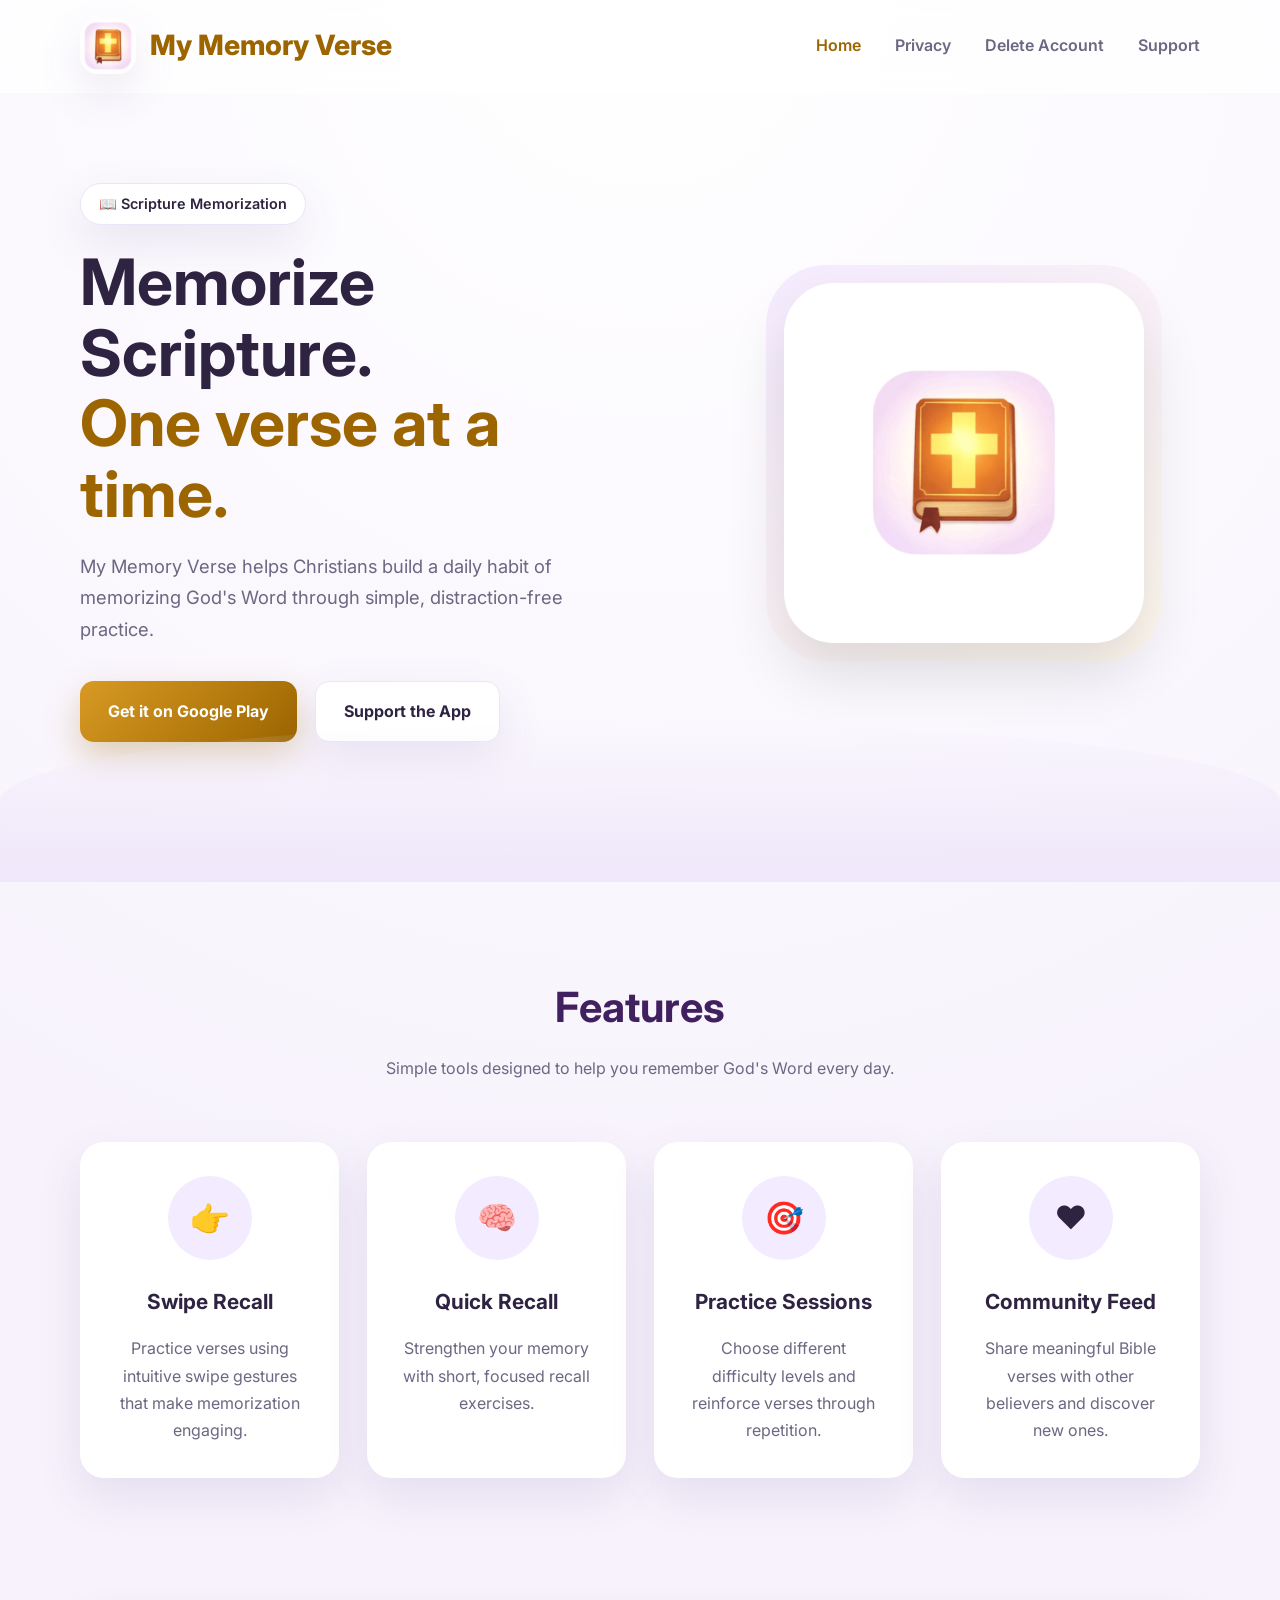
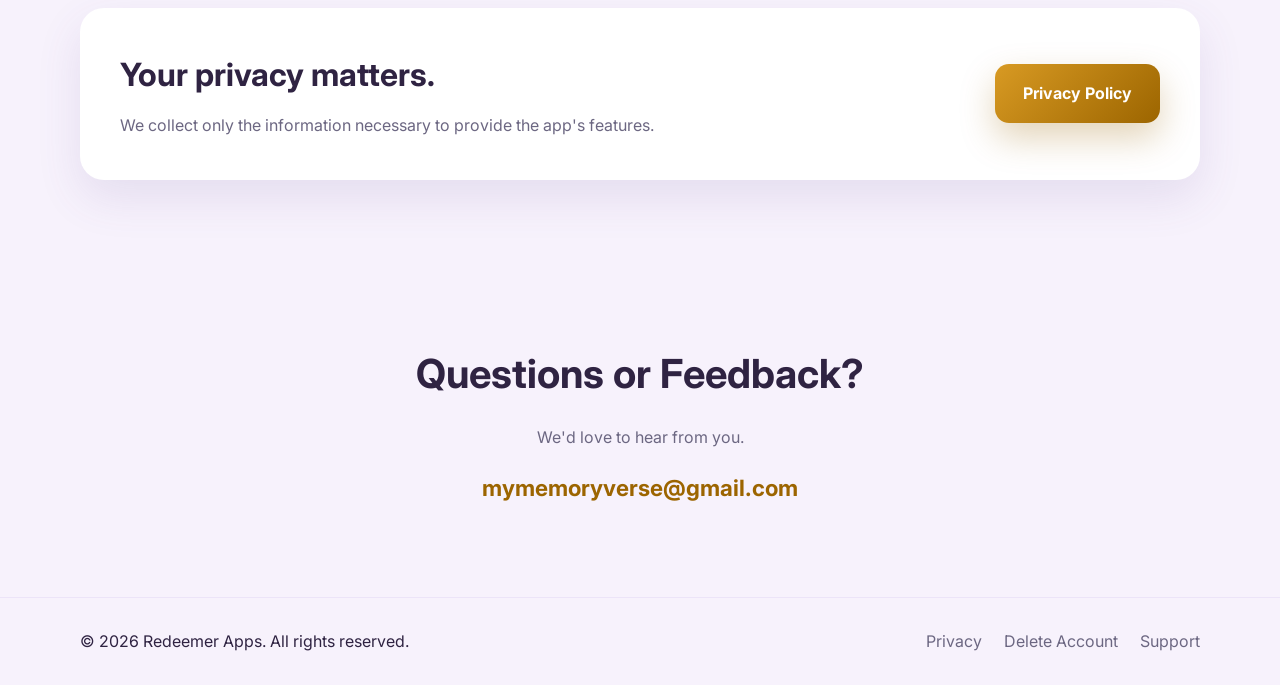
<file: index.html>
<!DOCTYPE html>
<html lang="en">
<head>
<meta charset="UTF-8">
<meta name="viewport" content="width=device-width, initial-scale=1.0">

<title>My Memory Verse</title>
<meta name="description" content="Memorize Scripture one verse at a time with My Memory Verse. Practice daily through Swipe Recall, Quick Recall, Practice Sessions, and Community Feed.">

<link rel="stylesheet" href="style.css">

<link rel="preconnect" href="https://fonts.googleapis.com">
<link rel="preconnect" href="https://fonts.gstatic.com" crossorigin>

<link href="https://fonts.googleapis.com/css2?family=Inter:wght@400;500;600;700;800&display=swap" rel="stylesheet">
</head>

<body>

<header class="navbar">

<div class="container nav-container">

<a href="index.html" class="logo">

<img src="logo.png" alt="My Memory Verse Logo">

<span>My Memory Verse</span>

</a>

<nav>

<a class="active" href="index.html">Home</a>

<a href="privacy.html">Privacy</a>

<a href="delete-account.html">Delete Account</a>

<a href="support.html">Support</a>

</nav>

</div>

</header>

<section class="hero">

<div class="container hero-grid">

<div class="hero-text">

<span class="badge">
📖 Scripture Memorization
</span>

<h1>

Memorize Scripture.

<span>One verse at a time.</span>

</h1>

<p>

My Memory Verse helps Christians build a daily habit of memorizing God's Word through simple, distraction-free practice.

</p>

<div class="hero-buttons">

<a href="https://play.google.com/store/apps/details?id=com.keynentt.mymemoryverse" class="btn btn-primary">

Get it on Google Play

</a>

<a href="support.html" class="btn btn-secondary">

Support the App

</a>

</div>

</div>

<div class="hero-image">

<div class="phone-card">

<img src="logo.png" alt="App Icon">

</div>

</div>

</div>

<div class="mountains"></div>

</section>

<section class="features">

<div class="container">

<div class="section-title">

<h2>Features</h2>

<p>

Simple tools designed to help you remember God's Word every day.

</p>

</div>

<div class="feature-grid">

<div class="feature-card">

<div class="icon">

👉

</div>

<h3>Swipe Recall</h3>

<p>

Practice verses using intuitive swipe gestures that make memorization engaging.

</p>

</div>

<div class="feature-card">

<div class="icon">

🧠

</div>

<h3>Quick Recall</h3>

<p>

Strengthen your memory with short, focused recall exercises.

</p>

</div>

<div class="feature-card">

<div class="icon">

🎯

</div>

<h3>Practice Sessions</h3>

<p>

Choose different difficulty levels and reinforce verses through repetition.

</p>

</div>

<div class="feature-card">

<div class="icon">

❤️

</div>

<h3>Community Feed</h3>

<p>

Share meaningful Bible verses with other believers and discover new ones.

</p>

</div>

</div>

</div>

</section>

<section class="privacy-banner">

<div class="container banner">

<div>

<h3>Your privacy matters.</h3>

<p>

We collect only the information necessary to provide the app's features.

</p>

</div>

<a href="privacy.html" class="btn btn-primary">

Privacy Policy

</a>

</div>

</section>

<section class="contact">

<div class="container">

<h2>Questions or Feedback?</h2>

<p>

We'd love to hear from you.

</p>

<a class="email" href="mailto:mymemoryverse@gmail.com">

mymemoryverse@gmail.com

</a>

</div>

</section>

<footer>

<div class="container footer">

<p>

© 2026 Redeemer Apps. All rights reserved.

</p>

<div>

<a href="privacy.html">Privacy</a>

<a href="delete-account.html">Delete Account</a>

<a href="support.html">Support</a>

</div>

</div>

</footer>

</body>
</html>
</file>
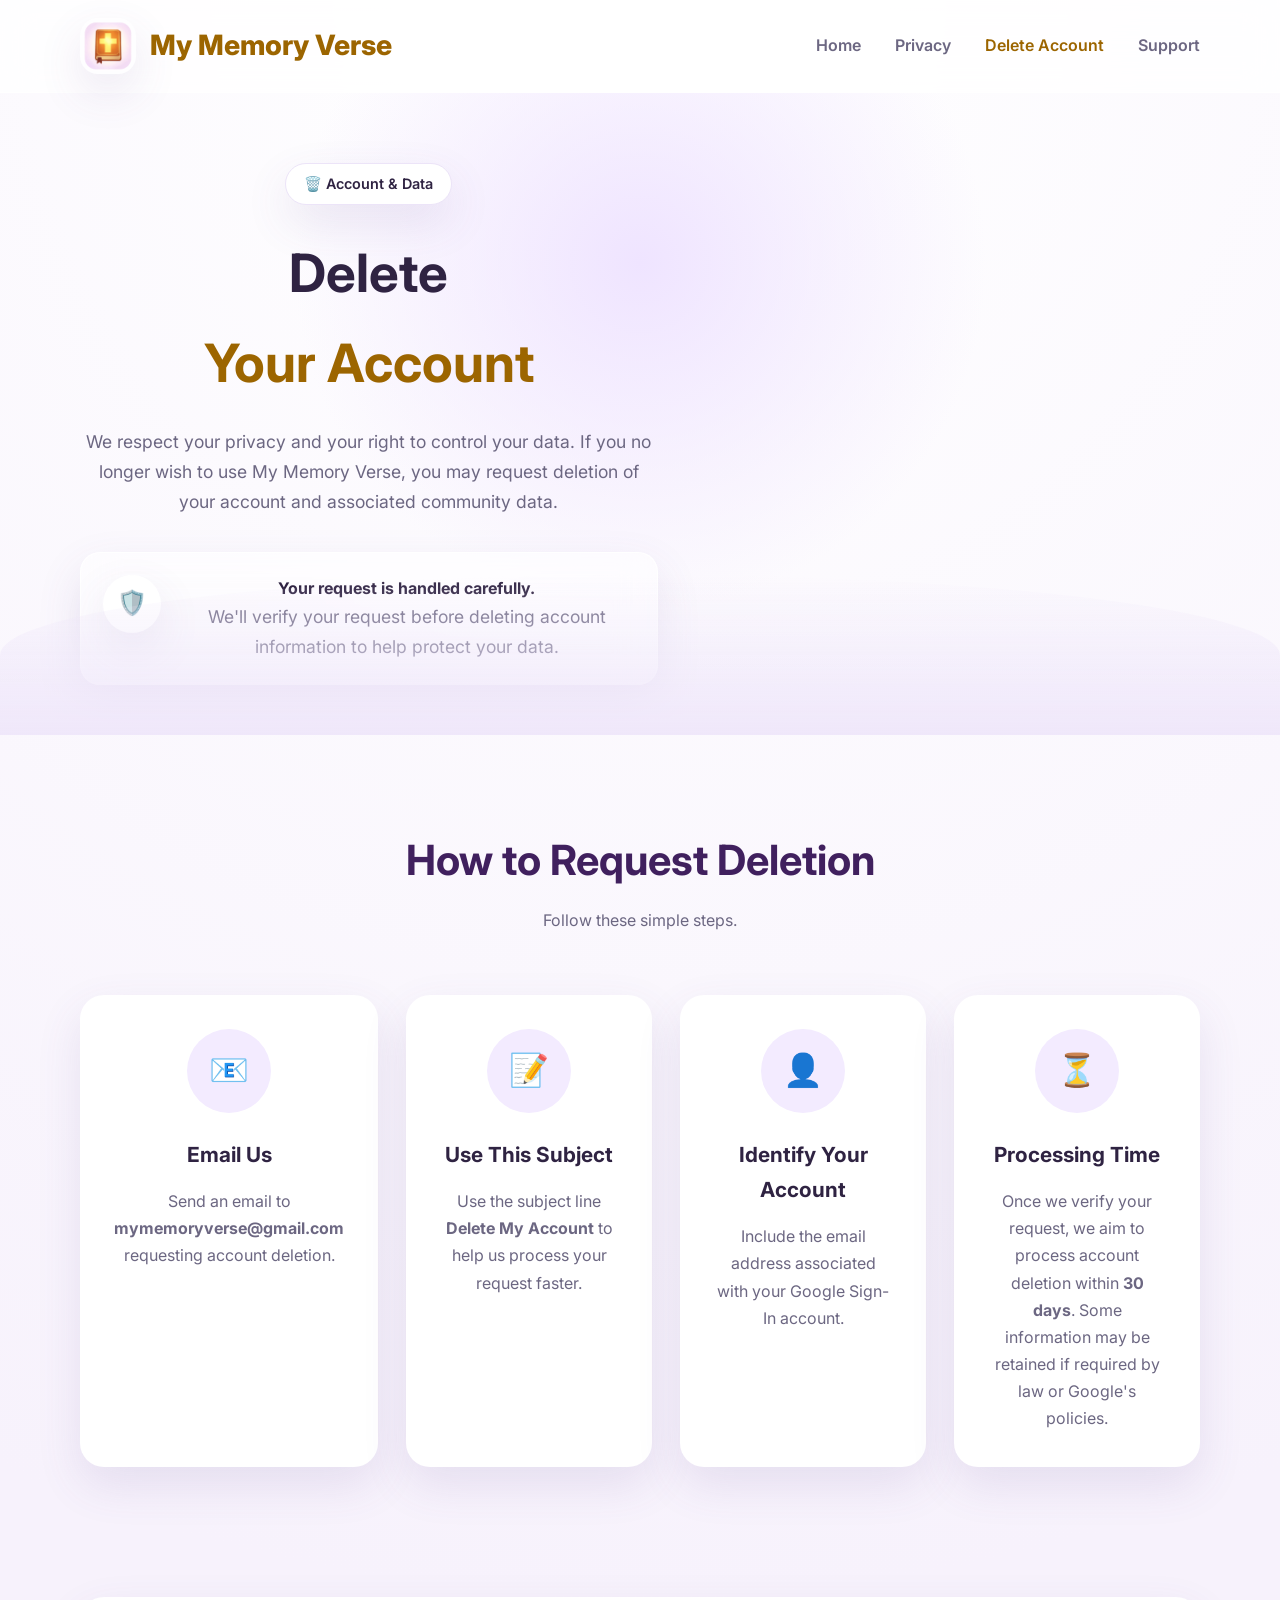
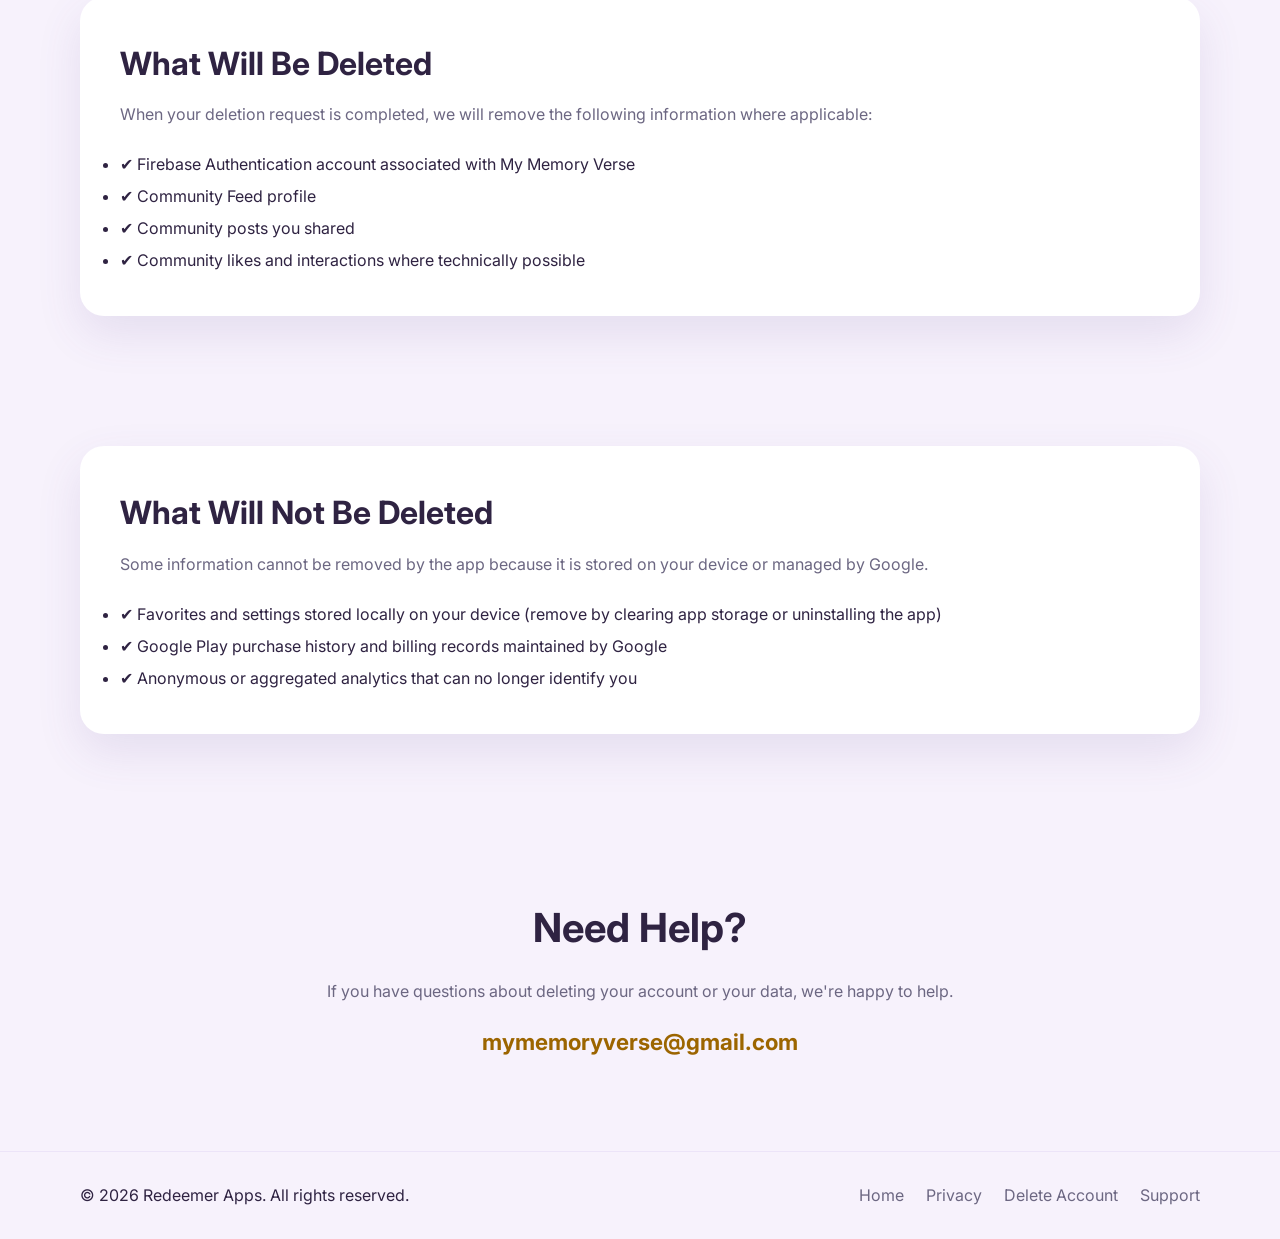
<file: delete-account.html>
<!DOCTYPE html>
<html lang="en">

<head>

<meta charset="UTF-8">

<meta name="viewport" content="width=device-width, initial-scale=1.0">

<title>Delete Account | My Memory Verse</title>

<meta name="description" content="Request deletion of your My Memory Verse account and community data.">

<link rel="stylesheet" href="style.css">

<link rel="preconnect" href="https://fonts.googleapis.com">

<link rel="preconnect" href="https://fonts.gstatic.com" crossorigin>

<link href="https://fonts.googleapis.com/css2?family=Inter:wght@400;500;600;700;800&display=swap" rel="stylesheet">

</head>

<body>

<header class="navbar">

<div class="container nav-container">

<a href="index.html" class="logo">

<img src="logo.png" alt="My Memory Verse Logo">

<span>My Memory Verse</span>

</a>

<nav>

<a href="index.html">Home</a>

<a href="privacy.html">Privacy</a>

<a class="active" href="delete-account.html">Delete Account</a>

<a href="support.html">Support</a>

</nav>

</div>

</header>

<section class="page-hero">

<div class="container hero-grid">

<div class="hero-text">

<span class="badge">

🗑️ Account & Data

</span>

<h1>

Delete

<span>Your Account</span>

</h1>

<p>

We respect your privacy and your right to control your data. If you no longer wish to use My Memory Verse, you may request deletion of your account and associated community data.

</p>

<div class="glass-note">

<div class="glass-icon">

🛡️

</div>

<div>

<strong>Your request is handled carefully.</strong>

<p>

We'll verify your request before deleting account information to help protect your data.

</p>

</div>

</div>

</div>



</div>

<div class="mountains"></div>

</section>

<section class="features">

<div class="container">

<div class="section-title">

<h2>How to Request Deletion</h2>

<p>

Follow these simple steps.

</p>

</div>

<div class="feature-grid">

<div class="feature-card">

<div class="icon">

📧

</div>

<h3>Email Us</h3>

<p>

Send an email to

<strong>mymemoryverse@gmail.com</strong>

requesting account deletion.

</p>

</div>

<div class="feature-card">

<div class="icon">

📝

</div>

<h3>Use This Subject</h3>

<p>

Use the subject line

<strong>Delete My Account</strong>

to help us process your request faster.

</p>

</div>

<div class="feature-card">

<div class="icon">

👤

</div>

<h3>Identify Your Account</h3>

<p>

Include the email address associated with your Google Sign-In account.

</p>

</div>
<div class="feature-card">

<div class="icon">

⏳

</div>

<h3>Processing Time</h3>

<p>

Once we verify your request, we aim to process account deletion within <strong>30 days</strong>. Some information may be retained if required by law or Google's policies.

</p>

</div>

</div>

</div>

</section>

<section class="privacy-banner">

<div class="container">

<div class="banner">

<div>

<h3>What Will Be Deleted</h3>

<p>

When your deletion request is completed, we will remove the following information where applicable:

</p>

<ul style="margin-top:20px;line-height:2;">

<li>✔ Firebase Authentication account associated with My Memory Verse</li>

<li>✔ Community Feed profile</li>

<li>✔ Community posts you shared</li>

<li>✔ Community likes and interactions where technically possible</li>

</ul>

</div>

</div>

</div>

</section>

<section class="privacy-banner">

<div class="container">

<div class="banner">

<div>

<h3>What Will Not Be Deleted</h3>

<p>

Some information cannot be removed by the app because it is stored on your device or managed by Google.

</p>

<ul style="margin-top:20px;line-height:2;">

<li>✔ Favorites and settings stored locally on your device (remove by clearing app storage or uninstalling the app)</li>

<li>✔ Google Play purchase history and billing records maintained by Google</li>

<li>✔ Anonymous or aggregated analytics that can no longer identify you</li>

</ul>

</div>

</div>

</div>

</section>

<section class="contact">

<div class="container">

<h2>Need Help?</h2>

<p>

If you have questions about deleting your account or your data, we're happy to help.

</p>

<a class="email"

href="mailto:mymemoryverse@gmail.com">

mymemoryverse@gmail.com

</a>

</div>

</section>

<footer>

<div class="container footer">

<p>

© 2026 Redeemer Apps. All rights reserved.

</p>

<div>

<a href="index.html">

Home

</a>

<a href="privacy.html">

Privacy

</a>

<a href="delete-account.html">

Delete Account

</a>

<a href="support.html">

Support

</a>

</div>

</div>

</footer>

</body>

</html>
</file>
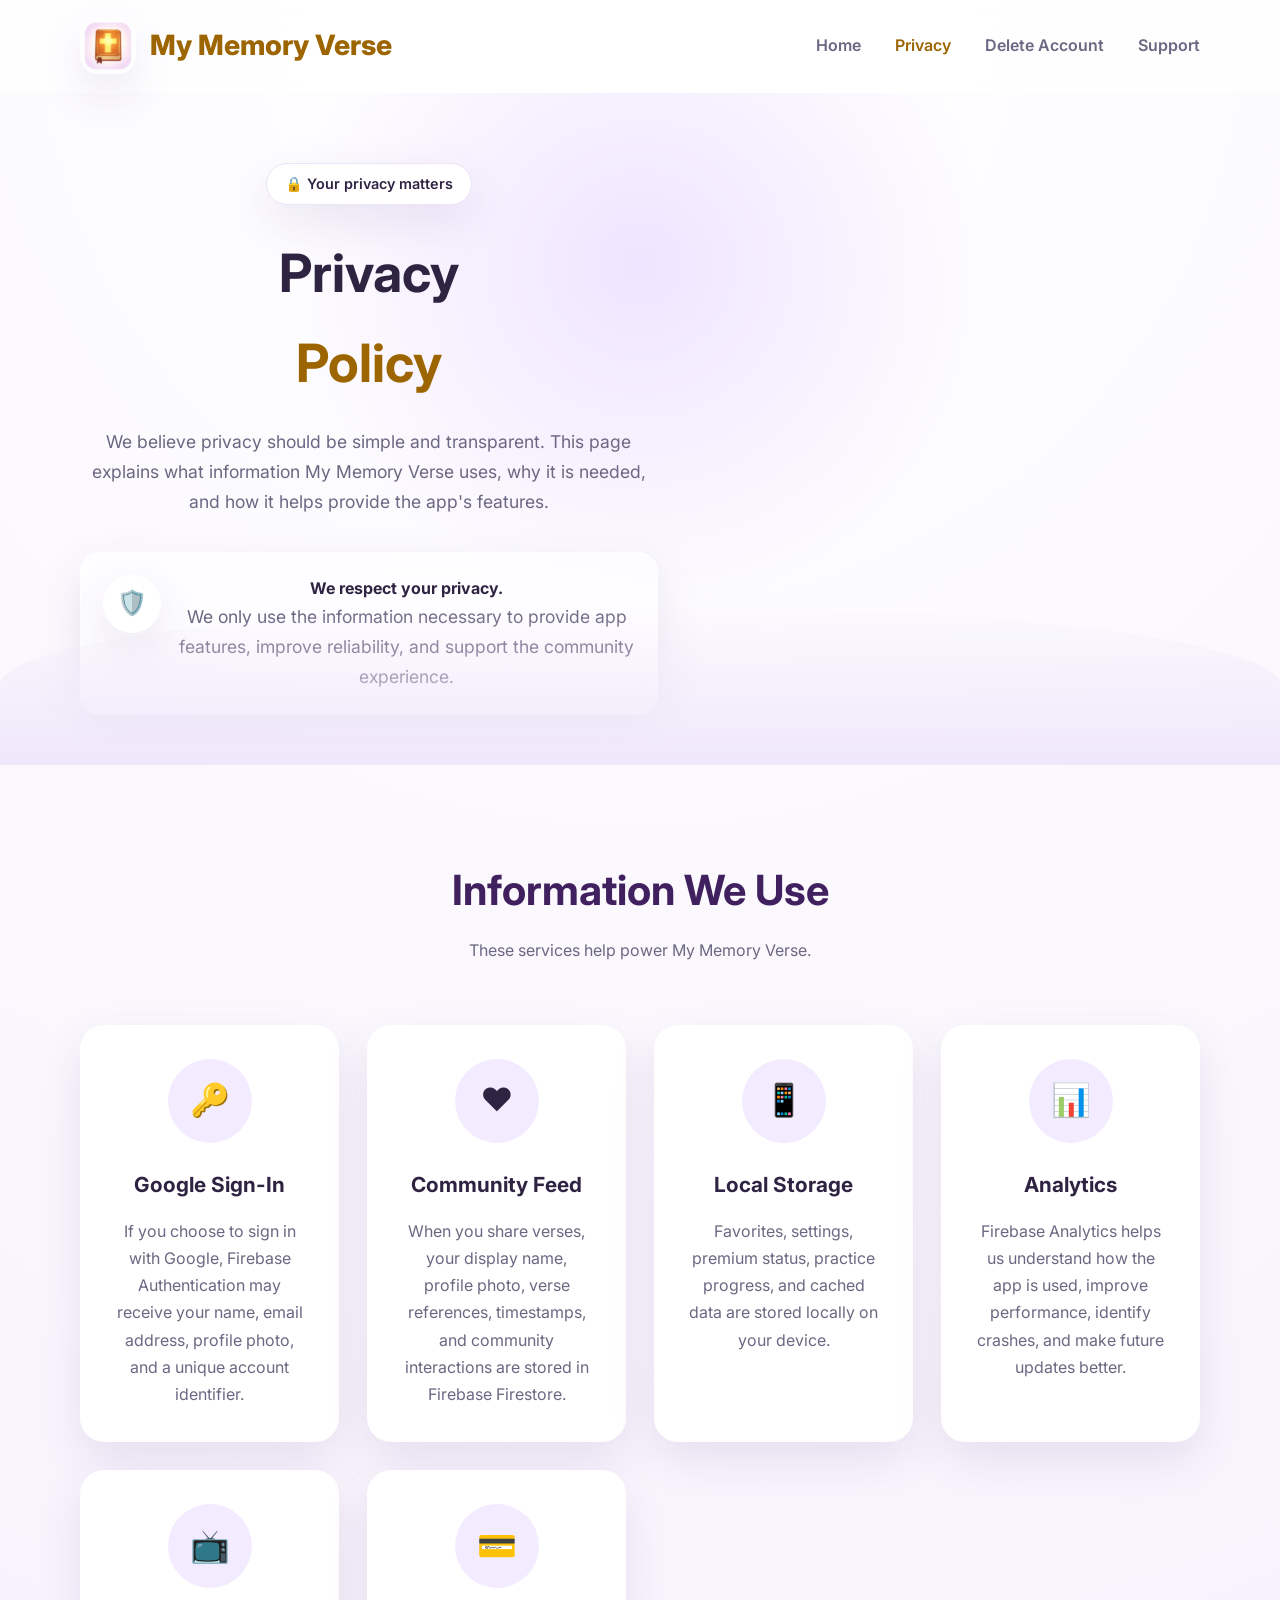
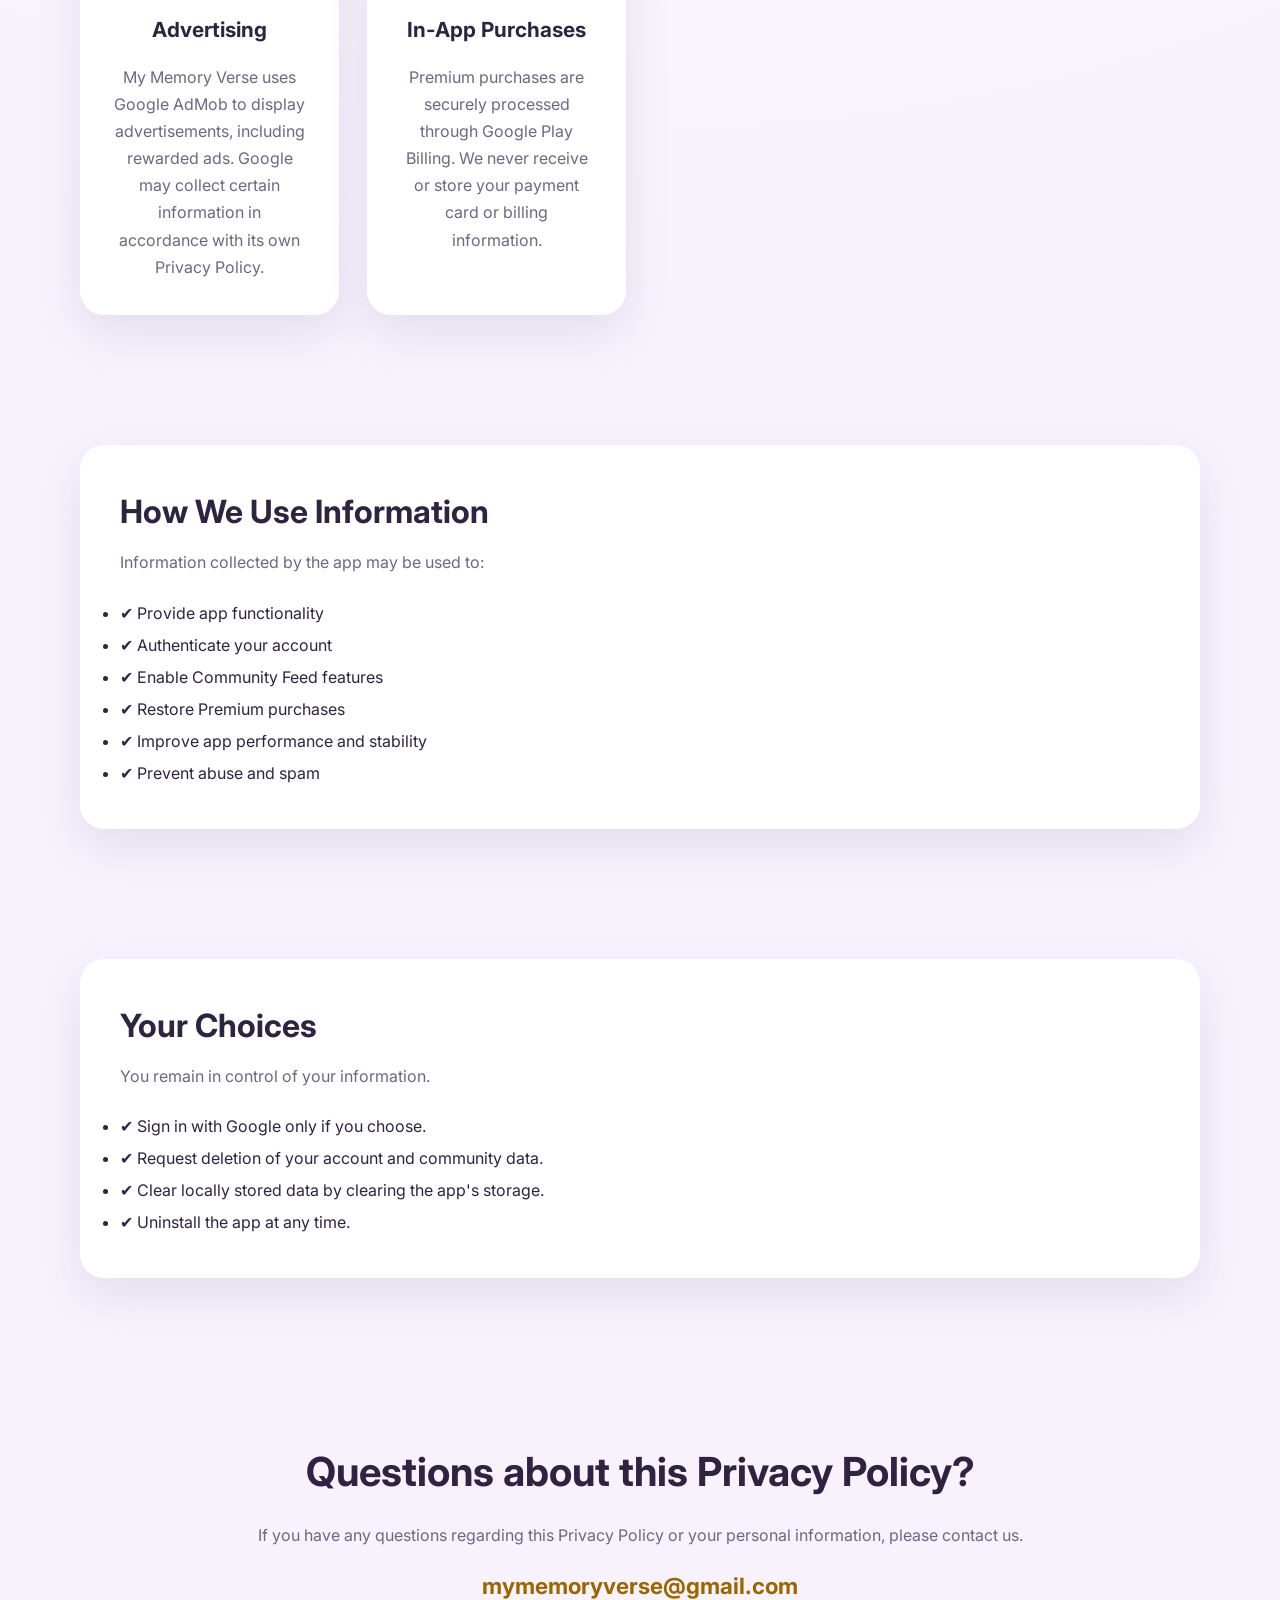
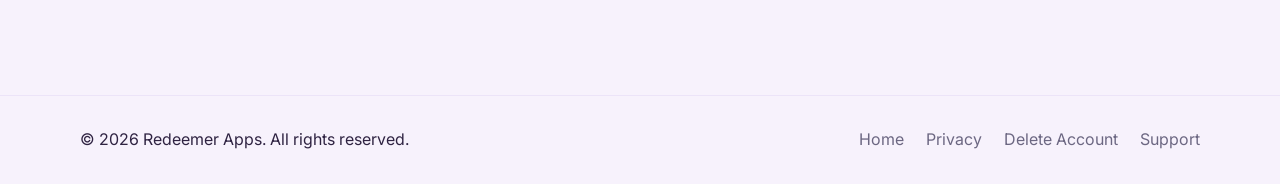
<file: privacy.html>
<!DOCTYPE html>
<html lang="en">

<head>

<meta charset="UTF-8">

<meta name="viewport" content="width=device-width, initial-scale=1.0">

<title>Privacy Policy | My Memory Verse</title>

<meta name="description" content="Learn how My Memory Verse collects, uses and protects your information.">

<link rel="stylesheet" href="style.css">

<link rel="preconnect" href="https://fonts.googleapis.com">

<link rel="preconnect" href="https://fonts.gstatic.com" crossorigin>

<link href="https://fonts.googleapis.com/css2?family=Inter:wght@400;500;600;700;800&display=swap" rel="stylesheet">

</head>

<body>

<header class="navbar">

<div class="container nav-container">

<a href="index.html" class="logo">

<img src="logo.png" alt="My Memory Verse Logo">

<span>My Memory Verse</span>

</a>

<nav>

<a href="index.html">Home</a>

<a class="active" href="privacy.html">Privacy</a>

<a href="delete-account.html">Delete Account</a>

<a href="support.html">Support</a>

</nav>

</div>

</header>

<section class="page-hero">

<div class="container hero-grid">

<div class="hero-text">

<span class="badge">

🔒 Your privacy matters

</span>

<h1>

Privacy

<span>Policy</span>

</h1>

<p>

We believe privacy should be simple and transparent. This page explains what information My Memory Verse uses, why it is needed, and how it helps provide the app's features.

</p>

<div class="glass-note">

<div class="glass-icon">

🛡️

</div>

<div>

<strong>We respect your privacy.</strong>

<p>

We only use the information necessary to provide app features, improve reliability, and support the community experience.

</p>

</div>

</div>

</div>


</div>

<div class="mountains"></div>

</section>

<section class="features">

<div class="container">

<div class="section-title">

<h2>Information We Use</h2>

<p>

These services help power My Memory Verse.

</p>

</div>

<div class="feature-grid">

<div class="feature-card">

<div class="icon">

🔑

</div>

<h3>Google Sign-In</h3>

<p>

If you choose to sign in with Google, Firebase Authentication may receive your name, email address, profile photo, and a unique account identifier.

</p>

</div>

<div class="feature-card">

<div class="icon">

❤️

</div>

<h3>Community Feed</h3>

<p>

When you share verses, your display name, profile photo, verse references, timestamps, and community interactions are stored in Firebase Firestore.

</p>

</div>

<div class="feature-card">

<div class="icon">

📱

</div>

<h3>Local Storage</h3>

<p>

Favorites, settings, premium status, practice progress, and cached data are stored locally on your device.

</p>

</div>
<div class="feature-card">

<div class="icon">

📊

</div>

<h3>Analytics</h3>

<p>

Firebase Analytics helps us understand how the app is used, improve performance, identify crashes, and make future updates better.

</p>

</div>

<div class="feature-card">

<div class="icon">

📺

</div>

<h3>Advertising</h3>

<p>

My Memory Verse uses Google AdMob to display advertisements, including rewarded ads. Google may collect certain information in accordance with its own Privacy Policy.

</p>

</div>

<div class="feature-card">

<div class="icon">

💳

</div>

<h3>In-App Purchases</h3>

<p>

Premium purchases are securely processed through Google Play Billing. We never receive or store your payment card or billing information.

</p>

</div>

</div>

</div>

</section>

<section class="privacy-banner">

<div class="container">

<div class="banner">

<div>

<h3>How We Use Information</h3>

<p>

Information collected by the app may be used to:

</p>

<ul style="margin-top:20px;line-height:2;">

<li>✔ Provide app functionality</li>

<li>✔ Authenticate your account</li>

<li>✔ Enable Community Feed features</li>

<li>✔ Restore Premium purchases</li>

<li>✔ Improve app performance and stability</li>

<li>✔ Prevent abuse and spam</li>

</ul>

</div>

</div>

</div>

</section>

<section class="privacy-banner">

<div class="container">

<div class="banner">

<div>

<h3>Your Choices</h3>

<p>

You remain in control of your information.

</p>

<ul style="margin-top:20px;line-height:2;">

<li>✔ Sign in with Google only if you choose.</li>

<li>✔ Request deletion of your account and community data.</li>

<li>✔ Clear locally stored data by clearing the app's storage.</li>

<li>✔ Uninstall the app at any time.</li>

</ul>

</div>

</div>

</div>

</section>

<section class="contact">

<div class="container">

<h2>Questions about this Privacy Policy?</h2>

<p>

If you have any questions regarding this Privacy Policy or your personal information, please contact us.

</p>

<a class="email"

href="mailto:mymemoryverse@gmail.com">

mymemoryverse@gmail.com

</a>

</div>

</section>

<footer>

<div class="container footer">

<p>

© 2026 Redeemer Apps. All rights reserved.

</p>

<div>

<a href="index.html">

Home

</a>

<a href="privacy.html">

Privacy

</a>

<a href="delete-account.html">

Delete Account

</a>

<a href="support.html">

Support

</a>

</div>

</div>

</footer>

</body>

</html>
</file>
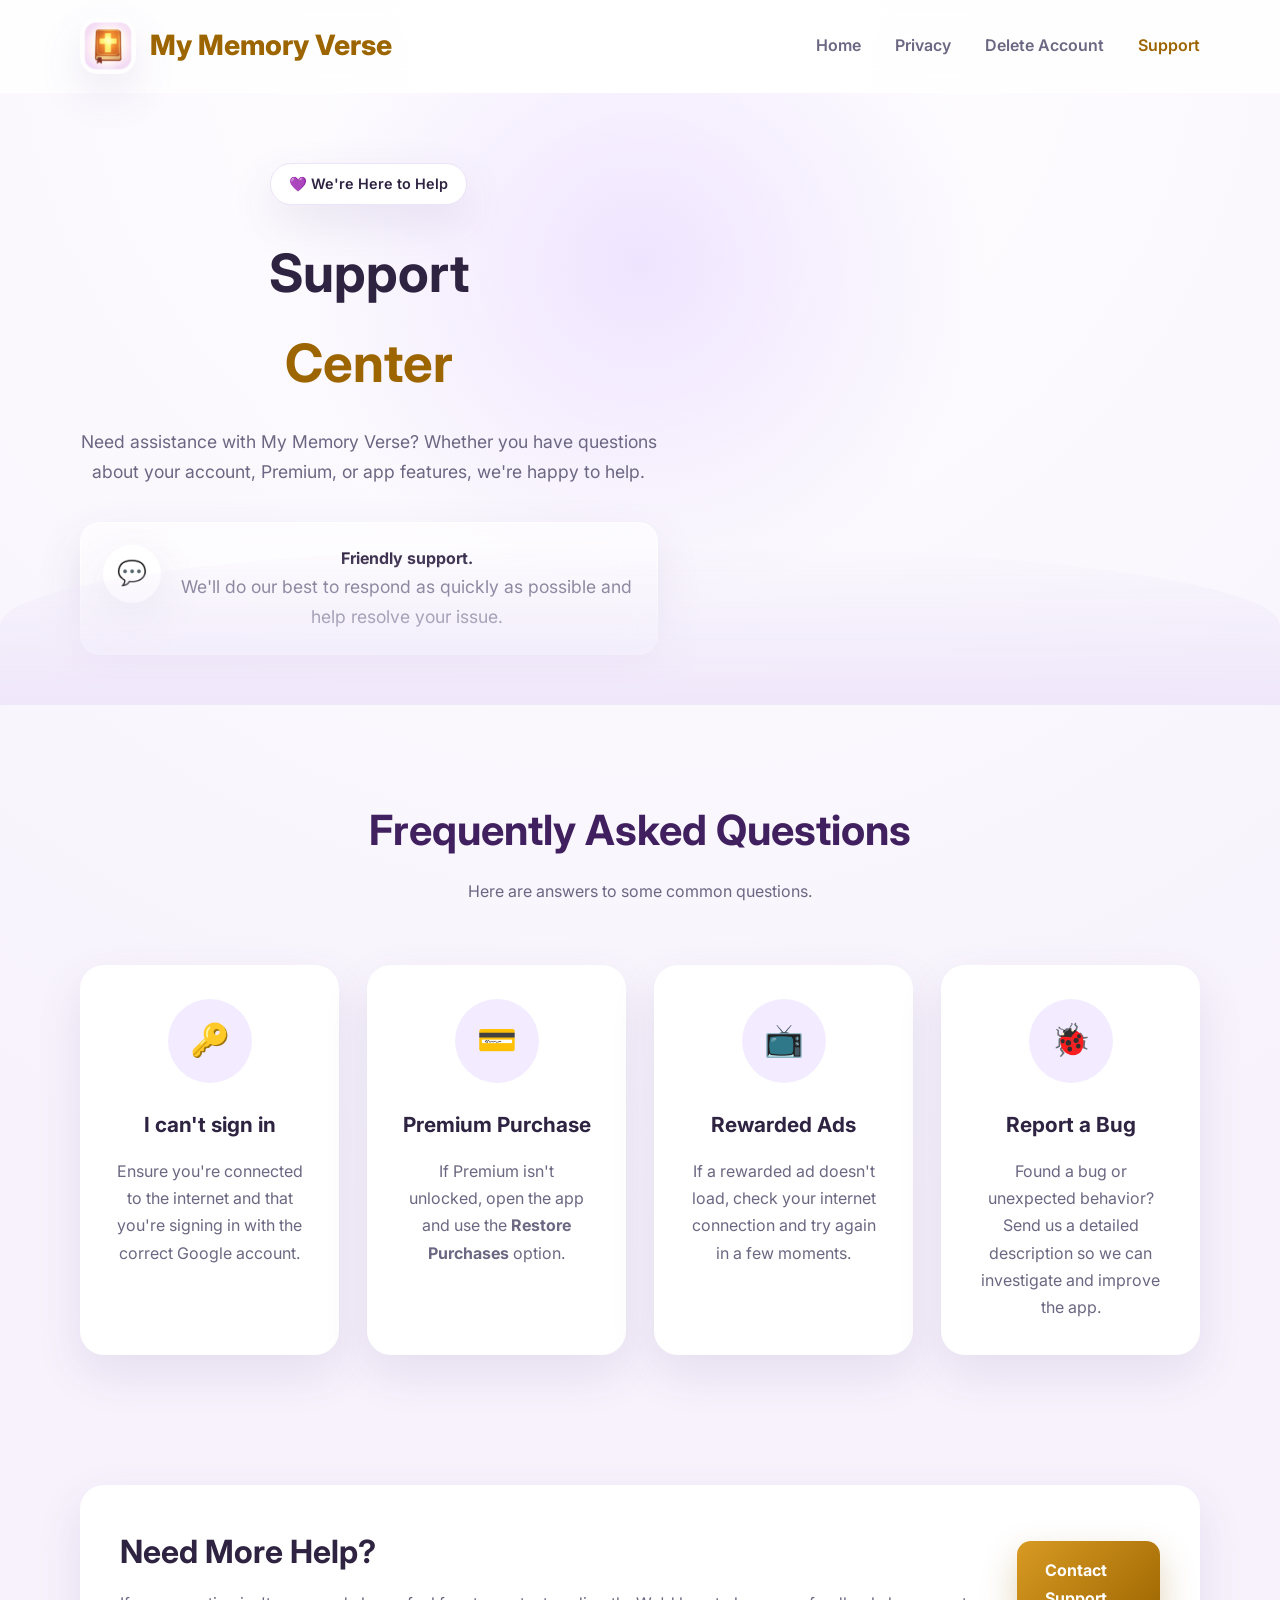
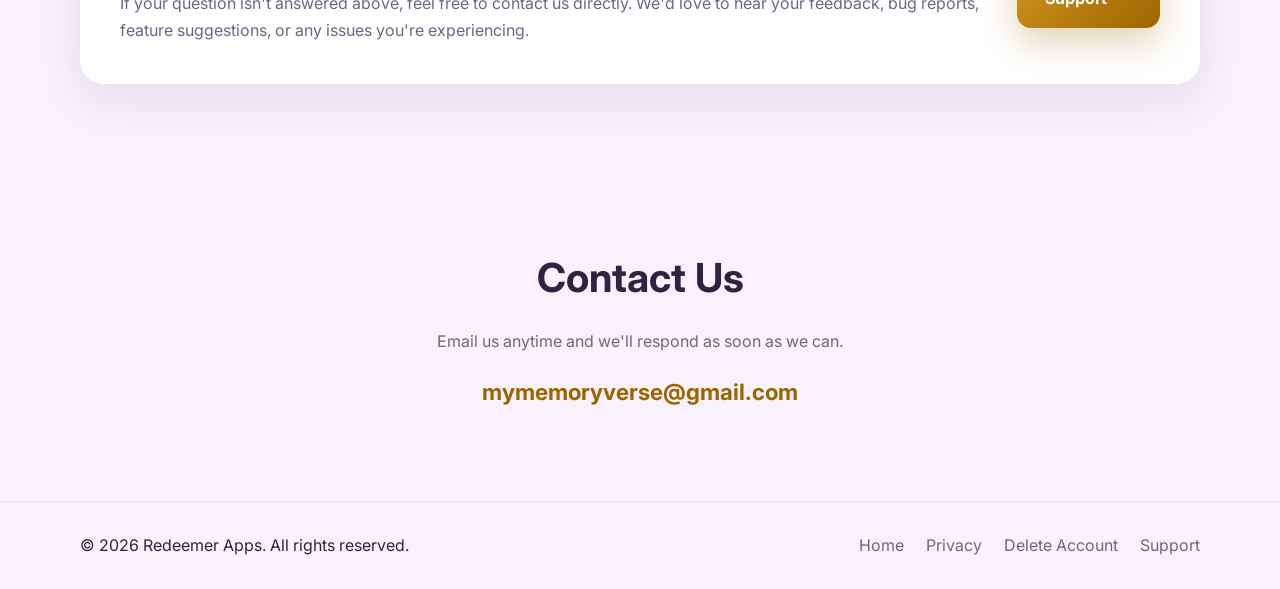
<file: support.html>
<!DOCTYPE html>
<html lang="en">

<head>

<meta charset="UTF-8">

<meta name="viewport" content="width=device-width, initial-scale=1.0">

<title>Support | My Memory Verse</title>

<meta name="description" content="Need help with My Memory Verse? Find answers to common questions or contact Redeemer Apps for support.">

<link rel="stylesheet" href="style.css">

<link rel="preconnect" href="https://fonts.googleapis.com">

<link rel="preconnect" href="https://fonts.gstatic.com" crossorigin>

<link href="https://fonts.googleapis.com/css2?family=Inter:wght@400;500;600;700;800&display=swap" rel="stylesheet">

</head>

<body>

<header class="navbar">

<div class="container nav-container">

<a href="index.html" class="logo">

<img src="logo.png" alt="My Memory Verse Logo">

<span>My Memory Verse</span>

</a>

<nav>

<a href="index.html">Home</a>

<a href="privacy.html">Privacy</a>

<a href="delete-account.html">Delete Account</a>

<a class="active" href="support.html">Support</a>

</nav>

</div>

</header>

<section class="page-hero">

<div class="container hero-grid">

<div class="hero-text">

<span class="badge">

💜 We're Here to Help

</span>

<h1>

Support

<span>Center</span>

</h1>

<p>

Need assistance with My Memory Verse? Whether you have questions about your account, Premium, or app features, we're happy to help.

</p>

<div class="glass-note">

<div class="glass-icon">

💬

</div>

<div>

<strong>Friendly support.</strong>

<p>

We'll do our best to respond as quickly as possible and help resolve your issue.

</p>

</div>

</div>

</div>



</div>

<div class="mountains"></div>

</section>

<section class="features">

<div class="container">

<div class="section-title">

<h2>Frequently Asked Questions</h2>

<p>

Here are answers to some common questions.

</p>

</div>

<div class="feature-grid">

<div class="feature-card">

<div class="icon">

🔑

</div>

<h3>I can't sign in</h3>

<p>

Ensure you're connected to the internet and that you're signing in with the correct Google account.

</p>

</div>

<div class="feature-card">

<div class="icon">

💳

</div>

<h3>Premium Purchase</h3>

<p>

If Premium isn't unlocked, open the app and use the <strong>Restore Purchases</strong> option.

</p>

</div>

<div class="feature-card">

<div class="icon">

📺

</div>

<h3>Rewarded Ads</h3>

<p>

If a rewarded ad doesn't load, check your internet connection and try again in a few moments.

</p>

</div>

  <div class="feature-card">

<div class="icon">

🐞

</div>

<h3>Report a Bug</h3>

<p>

Found a bug or unexpected behavior? Send us a detailed description so we can investigate and improve the app.

</p>

</div>

</div>

</div>

</section>

<section class="privacy-banner">

<div class="container">

<div class="banner">

<div>

<h3>Need More Help?</h3>

<p>

If your question isn't answered above, feel free to contact us directly. We'd love to hear your feedback, bug reports, feature suggestions, or any issues you're experiencing.

</p>

</div>

<a href="mailto:mymemoryverse@gmail.com" class="btn btn-primary">

Contact Support

</a>

</div>

</div>

</section>

<section class="contact">

<div class="container">

<h2>Contact Us</h2>

<p>

Email us anytime and we'll respond as soon as we can.

</p>

<a class="email"

href="mailto:mymemoryverse@gmail.com">

mymemoryverse@gmail.com

</a>

</div>

</section>

<footer>

<div class="container footer">

<p>

© 2026 Redeemer Apps. All rights reserved.

</p>

<div>

<a href="index.html">Home</a>

<a href="privacy.html">Privacy</a>

<a href="delete-account.html">Delete Account</a>

<a href="support.html">Support</a>

</div>

</div>

</footer>

</body>

</html>
</file>
<file: style.css>
:root{

--primary:#9C6500;
--primary-light:#D39A2C;

--accent:#B98DFF;

--bg:#F7F2FC;

--surface:#FFFFFF;

--text:#2F2342;

--muted:#6C6782;

--border:#ECE4F8;

--shadow:0 18px 45px rgba(95,72,145,.12);

--radius:22px;

}

*{
margin:0;
padding:0;
box-sizing:border-box;
}

html{
scroll-behavior:smooth;
}

body{

font-family:"Inter",sans-serif;

background:
radial-gradient(circle at top,#fff,#f7f2fc 55%);

color:var(--text);

line-height:1.7;

}

a{
text-decoration:none;
color:inherit;
}

img{
display:block;
max-width:100%;
}

.container{

width:min(1120px,92%);
margin:auto;

}

/* ==========================
NAVBAR
========================== */

.navbar{

position:sticky;
top:0;

background:rgba(255,255,255,.75);

backdrop-filter:blur(18px);

border-bottom:1px solid rgba(255,255,255,.6);

z-index:100;

}

.nav-container{

display:flex;

justify-content:space-between;

align-items:center;

padding:18px 0;

}

.logo{

display:flex;

align-items:center;

gap:14px;

font-size:28px;

font-weight:800;

color:var(--primary);

}

.logo img{

width:56px;

border-radius:18px;

box-shadow:var(--shadow);

}

nav{

display:flex;

gap:34px;

}

nav a{

font-weight:600;

color:var(--muted);

transition:.25s;

}

nav a:hover,
nav a.active{

color:var(--primary);

}

/* ==========================
HERO
========================== */

.hero{

position:relative;

overflow:hidden;

padding:90px 0 140px;

}

.hero-grid{

display:grid;

grid-template-columns:1.1fr .9fr;

align-items:center;

gap:70px;

}

.badge{

display:inline-block;

padding:8px 18px;

border-radius:999px;

background:#fff;

border:1px solid var(--border);

font-size:.9rem;

font-weight:600;

margin-bottom:22px;

box-shadow:var(--shadow);

}

.hero h1{

font-size:4rem;

line-height:1.1;

margin-bottom:22px;

}

.hero h1 span{

display:block;

color:var(--primary);

}

.hero p{

font-size:1.15rem;

color:var(--muted);

max-width:560px;

margin-bottom:36px;

}

.hero-buttons{

display:flex;

gap:18px;

flex-wrap:wrap;

}

.btn{

padding:16px 28px;

border-radius:14px;

font-weight:700;

transition:.25s;

display:inline-flex;

align-items:center;

justify-content:center;

}

.btn-primary{

background:linear-gradient(135deg,#D89A23,#9C6500);

color:white;

box-shadow:0 15px 35px rgba(156,101,0,.28);

}

.btn-primary:hover{

transform:translateY(-4px);

}

.btn-secondary{

background:white;

border:1px solid var(--border);

box-shadow:var(--shadow);

}

.btn-secondary:hover{

transform:translateY(-4px);

}

.phone-card{

width:360px;

height:360px;

margin:auto;

background:white;

border-radius:50px;

display:flex;

align-items:center;

justify-content:center;

box-shadow:

0 30px 60px rgba(0,0,0,.12);

position:relative;

}

.phone-card::before{

content:"";

position:absolute;

inset:-18px;

border-radius:60px;

background:

linear-gradient(145deg,#F5EBFF,#FFF9EF);

z-index:-1;

}

.phone-card img{

width:220px;

}

/* ==========================
MOUNTAIN
========================== */

.mountains{

position:absolute;

bottom:0;

left:0;

width:100%;

height:160px;

background:

linear-gradient(to top,#EFE7FA,transparent);

border-radius:50% 50% 0 0;

}

/* ==========================
FEATURES
========================== */

.features{

padding:90px 0;

}

.section-title{

text-align:center;

margin-bottom:60px;

}

.section-title h2{

font-size:2.6rem;

margin-bottom:12px;

color:#40205E;

}

.section-title p{

color:var(--muted);

}

.feature-grid{

display:grid;

grid-template-columns:repeat(4,1fr);

gap:28px;

}

.feature-card{

background:white;

padding:34px;

border-radius:24px;

box-shadow:var(--shadow);

transition:.3s;

text-align:center;

}

.feature-card:hover{

transform:translateY(-10px);

}

.icon{

width:84px;

height:84px;

margin:auto auto 24px;

border-radius:50%;

display:flex;

align-items:center;

justify-content:center;

font-size:2rem;

background:#F3EBFF;

}

.feature-card h3{

margin-bottom:16px;

font-size:1.3rem;

}

.feature-card p{

color:var(--muted);

}

/* ==========================
PRIVACY
========================== */

.privacy-banner{

padding:40px 0 90px;

}

.banner{

background:white;

padding:40px;

border-radius:24px;

display:flex;

justify-content:space-between;

align-items:center;

box-shadow:var(--shadow);

gap:30px;

}

.banner h3{

font-size:2rem;

margin-bottom:10px;

}

.banner p{

color:var(--muted);

}

/* ==========================
CONTACT
========================== */

.contact{

padding:70px 0 90px;

text-align:center;

}

.contact h2{

font-size:2.5rem;

margin-bottom:16px;

}

.contact p{

color:var(--muted);

margin-bottom:18px;

}

.email{

font-size:1.4rem;

font-weight:700;

color:var(--primary);

}

/* ==========================
FOOTER
========================== */

footer{

padding:30px 0;

border-top:1px solid var(--border);

}

.footer{

display:flex;

justify-content:space-between;

align-items:center;

flex-wrap:wrap;

gap:18px;

}

.footer div{

display:flex;

gap:22px;

}

.footer a{

color:var(--muted);

}

.footer a:hover{

color:var(--primary);

}

/* ==========================
RESPONSIVE
========================== */

@media(max-width:980px){

.hero-grid{

grid-template-columns:1fr;

text-align:center;

}

.hero p{

margin:auto auto 35px;

}

.hero-buttons{

justify-content:center;

}

.feature-grid{

grid-template-columns:repeat(2,1fr);

}

.banner{

flex-direction:column;

text-align:center;

}

}

@media(max-width:640px){

nav{

display:none;

}

.hero{

padding-top:60px;

}

.hero h1{

font-size:2.8rem;

}

.phone-card{

width:260px;

height:260px;

}

.phone-card img{

width:150px;

}

.feature-grid{

grid-template-columns:1fr;

}

.logo{

font-size:22px;

}

.logo img{

width:46px;

}

}

.glass-note{

margin-top:35px;

display:flex;

gap:18px;

align-items:flex-start;

padding:22px;

background:rgba(255,255,255,.55);

backdrop-filter:blur(18px);

border:1px solid rgba(255,255,255,.8);

border-radius:20px;

box-shadow:var(--shadow);

}

.glass-icon{

width:58px;

height:58px;

border-radius:50%;

background:white;

display:flex;

align-items:center;

justify-content:center;

font-size:1.5rem;

flex-shrink:0;

box-shadow:var(--shadow);

}

.glass-note p{

margin-top:8px;

margin-bottom:0;

font-size:.98rem;

}


/* ==========================
SECONDARY PAGE HERO
========================== */

.page-hero{

padding:70px 0 50px;

text-align:center;

position:relative;

overflow:hidden;

}

.page-hero::before{

content:"";

position:absolute;

top:-180px;

left:50%;

transform:translateX(-50%);

width:700px;

height:700px;

border-radius:50%;

background:

radial-gradient(circle,#efe4ff 0%,transparent 70%);

z-index:-1;

}

.page-hero .logo{

justify-content:center;

margin-bottom:25px;

}

.page-hero h1{

font-size:3.3rem;

margin-bottom:18px;

color:var(--text);

}

.page-hero h1 span{

display:block;

color:var(--primary);

}

.page-hero p{

max-width:720px;

margin:auto;

font-size:1.1rem;

color:var(--muted);

}

.page-hero .badge{

margin-bottom:24px;

}
</file>
